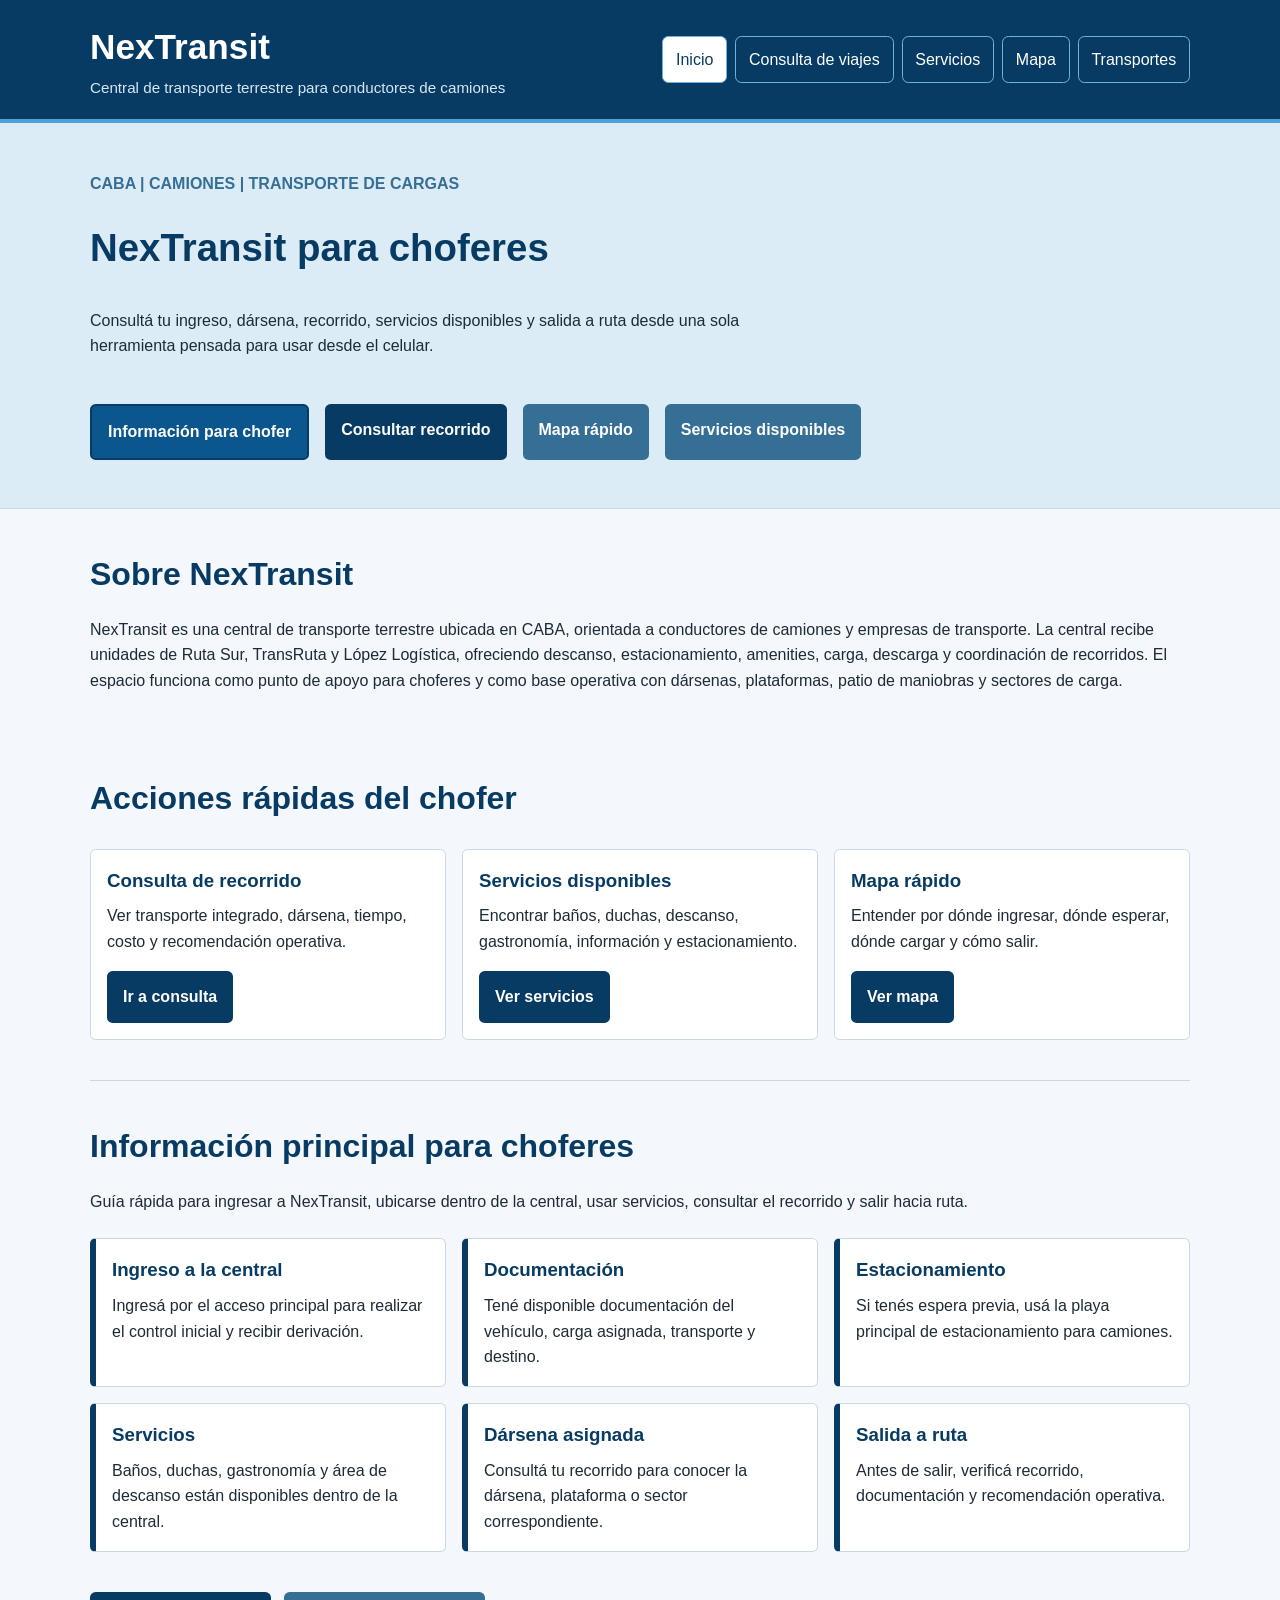
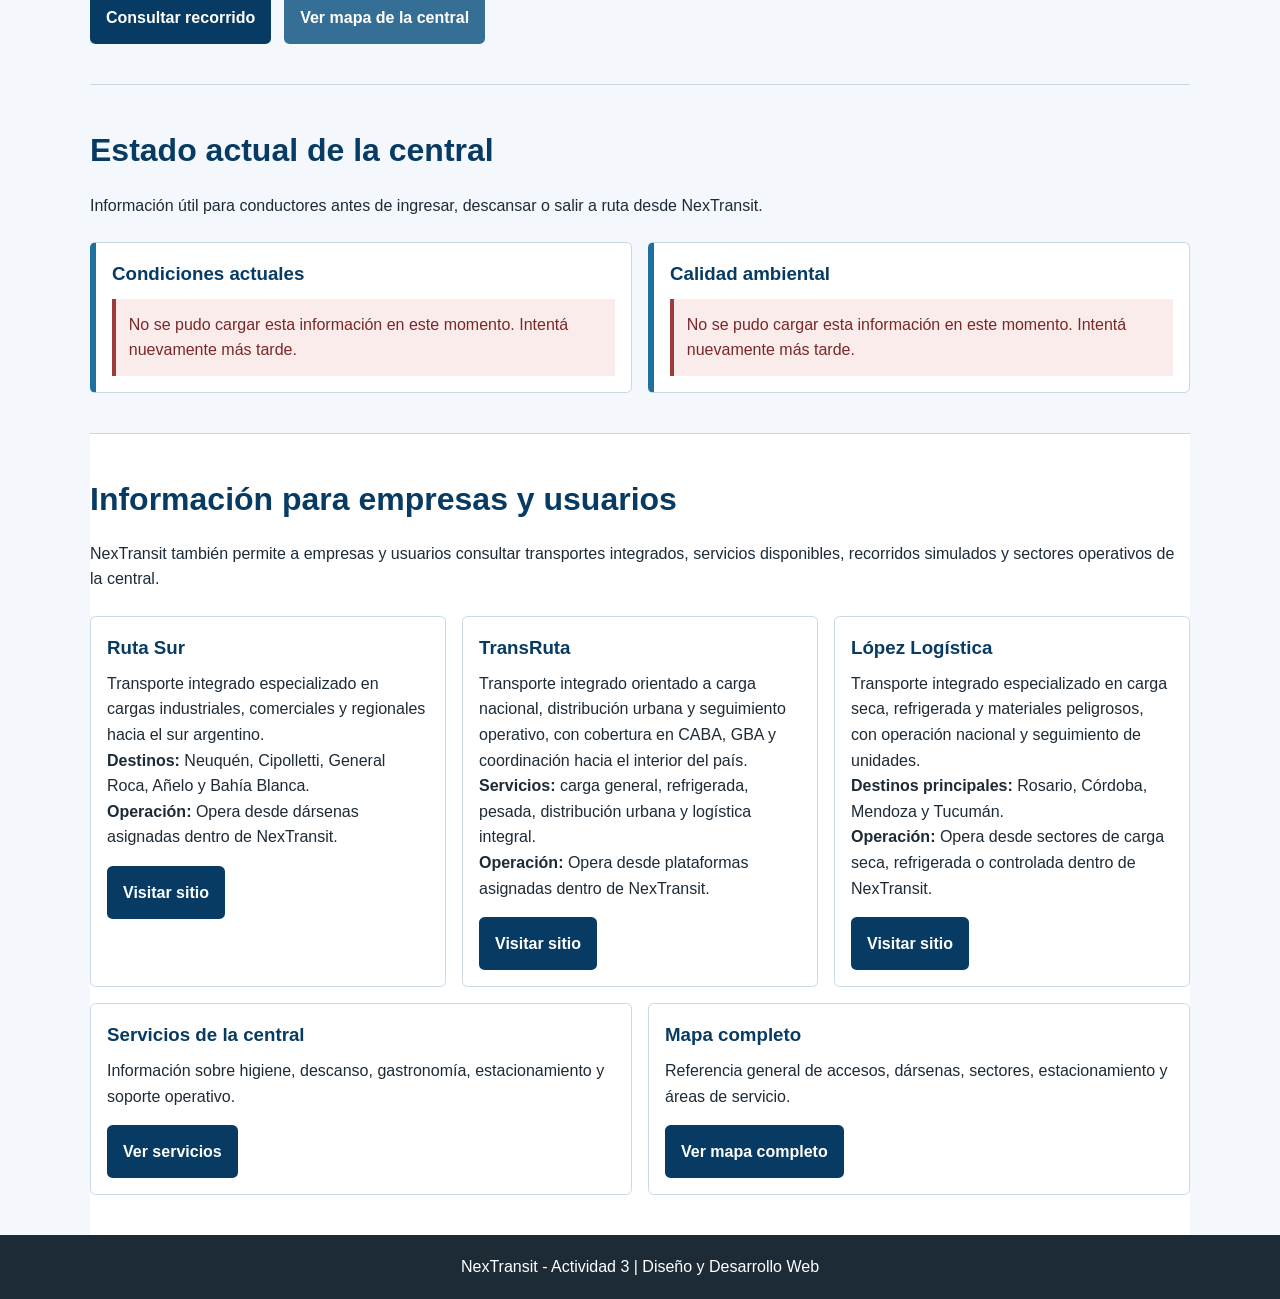
<file: index.html>
<!DOCTYPE html>
<html lang="es">
<head>
  <meta charset="UTF-8">
  <meta name="viewport" content="width=device-width, initial-scale=1.0">
  <title>NexTransit | Inicio</title>
  <link rel="stylesheet" href="css/estilos.css">
</head>
<body>
  <header class="encabezado">
    <div class="contenedor barra-superior">
      <div class="marca">
        <h1>NexTransit</h1>
        <p>Central de transporte terrestre para conductores de camiones</p>
      </div>

      <nav class="navegacion">
        <ul>
          <li><a class="activo" href="index.html">Inicio</a></li>
          <li><a href="consulta.html">Consulta de viajes</a></li>
          <li><a href="servicios.html">Servicios</a></li>
          <li><a href="mapa.html">Mapa</a></li>
          <li><a href="index.html#transportes">Transportes</a></li>
        </ul>
      </nav>
    </div>
  </header>

  <main>
    <section class="hero">
      <div class="contenedor hero-contenido">
        <p class="etiqueta">CABA | Camiones | Transporte de cargas</p>
        <h2>NexTransit para choferes</h2>
        <p>
          Consultá tu ingreso, dársena, recorrido, servicios disponibles y
          salida a ruta desde una sola herramienta pensada para usar desde el
          celular.
        </p>

        <div class="acciones-hero">
          <a class="boton boton-destacado" href="#info-chofer">Información para chofer</a>
          <a class="boton" href="consulta.html">Consultar recorrido</a>
          <a class="boton boton-secundario" href="mapa.html">Mapa rápido</a>
          <a class="boton boton-secundario" href="servicios.html">Servicios disponibles</a>
        </div>
      </div>
    </section>

    <section class="contenedor seccion">
      <h2>Sobre NexTransit</h2>
      <p>
        NexTransit es una central de transporte terrestre ubicada en CABA,
        orientada a conductores de camiones y empresas de transporte. La central
        recibe unidades de Ruta Sur, TransRuta y López Logística, ofreciendo
        descanso, estacionamiento, amenities, carga, descarga y coordinación de
        recorridos. El espacio funciona como punto de apoyo para choferes y como
        base operativa con dársenas, plataformas, patio de maniobras y sectores
        de carga.
      </p>
    </section>

    <section class="contenedor seccion">
      <h2>Acciones rápidas del chofer</h2>
      <div class="grilla-tarjetas">
        <article class="tarjeta">
          <h3>Consulta de recorrido</h3>
          <p>Ver transporte integrado, dársena, tiempo, costo y recomendación operativa.</p>
          <a class="boton" href="consulta.html">Ir a consulta</a>
        </article>

        <article class="tarjeta">
          <h3>Servicios disponibles</h3>
          <p>Encontrar baños, duchas, descanso, gastronomía, información y estacionamiento.</p>
          <a class="boton" href="servicios.html">Ver servicios</a>
        </article>

        <article class="tarjeta">
          <h3>Mapa rápido</h3>
          <p>Entender por dónde ingresar, dónde esperar, dónde cargar y cómo salir.</p>
          <a class="boton" href="mapa.html">Ver mapa</a>
        </article>
      </div>
    </section>

    <section class="contenedor seccion info-chofer" id="info-chofer">
      <h2>Información principal para choferes</h2>
      <p>
        Guía rápida para ingresar a NexTransit, ubicarse dentro de la central,
        usar servicios, consultar el recorrido y salir hacia ruta.
      </p>

      <div class="grilla-choferes">
        <article class="tarjeta-chofer">
          <h3>Ingreso a la central</h3>
          <p>Ingresá por el acceso principal para realizar el control inicial y recibir derivación.</p>
        </article>

        <article class="tarjeta-chofer">
          <h3>Documentación</h3>
          <p>Tené disponible documentación del vehículo, carga asignada, transporte y destino.</p>
        </article>

        <article class="tarjeta-chofer">
          <h3>Estacionamiento</h3>
          <p>Si tenés espera previa, usá la playa principal de estacionamiento para camiones.</p>
        </article>

        <article class="tarjeta-chofer">
          <h3>Servicios</h3>
          <p>Baños, duchas, gastronomía y área de descanso están disponibles dentro de la central.</p>
        </article>

        <article class="tarjeta-chofer">
          <h3>Dársena asignada</h3>
          <p>Consultá tu recorrido para conocer la dársena, plataforma o sector correspondiente.</p>
        </article>

        <article class="tarjeta-chofer">
          <h3>Salida a ruta</h3>
          <p>Antes de salir, verificá recorrido, documentación y recomendación operativa.</p>
        </article>
      </div>

      <div class="acciones-chofer">
        <a class="boton" href="consulta.html">Consultar recorrido</a>
        <a class="boton boton-secundario" href="mapa.html">Ver mapa de la central</a>
      </div>
    </section>

    <section class="contenedor seccion" id="estado-central">
      <h2>Estado actual de la central</h2>
      <p>
        Información útil para conductores antes de ingresar, descansar o salir
        a ruta desde NexTransit.
      </p>

      <div class="grilla-condiciones">
        <article class="tarjeta-condicion" id="condicionesActuales">
          <h3>Condiciones actuales</h3>
          <p class="estado-cargando">Cargando condiciones actuales...</p>
        </article>

        <article class="tarjeta-condicion" id="calidadAmbiental">
          <h3>Calidad ambiental</h3>
          <p class="estado-cargando">Cargando calidad ambiental...</p>
        </article>
      </div>
    </section>

    <section class="contenedor seccion informacion-general" id="transportes">
      <h2>Información para empresas y usuarios</h2>
      <p>
        NexTransit también permite a empresas y usuarios consultar transportes
        integrados, servicios disponibles, recorridos simulados y sectores
        operativos de la central.
      </p>

      <div class="grilla-tarjetas">
        <article class="tarjeta">
          <h3>Ruta Sur</h3>
          <p>Transporte integrado especializado en cargas industriales, comerciales y regionales hacia el sur argentino.</p>
          <p><strong>Destinos:</strong> Neuquén, Cipolletti, General Roca, Añelo y Bahía Blanca.</p>
          <p><strong>Operación:</strong> Opera desde dársenas asignadas dentro de NexTransit.</p>
          <a class="boton" href="https://beniciogerezbender.github.io/RutaSur-Bencio-Gerez-Bender/" target="_blank" rel="noopener noreferrer">Visitar sitio</a>
        </article>

        <article class="tarjeta">
          <h3>TransRuta</h3>
          <p>Transporte integrado orientado a carga nacional, distribución urbana y seguimiento operativo, con cobertura en CABA, GBA y coordinación hacia el interior del país.</p>
          <p><strong>Servicios:</strong> carga general, refrigerada, pesada, distribución urbana y logística integral.</p>
          <p><strong>Operación:</strong> Opera desde plataformas asignadas dentro de NexTransit.</p>
          <a class="boton" href="https://ricardolora1.github.io/Logistica/" target="_blank" rel="noopener noreferrer">Visitar sitio</a>
        </article>

        <article class="tarjeta">
          <h3>López Logística</h3>
          <p>Transporte integrado especializado en carga seca, refrigerada y materiales peligrosos, con operación nacional y seguimiento de unidades.</p>
          <p><strong>Destinos principales:</strong> Rosario, Córdoba, Mendoza y Tucumán.</p>
          <p><strong>Operación:</strong> Opera desde sectores de carga seca, refrigerada o controlada dentro de NexTransit.</p>
          <a class="boton" href="https://lopezzz099.github.io/TransporteLopez/index.html" target="_blank" rel="noopener noreferrer">Visitar sitio</a>
        </article>

        <article class="tarjeta">
          <h3>Servicios de la central</h3>
          <p>Información sobre higiene, descanso, gastronomía, estacionamiento y soporte operativo.</p>
          <a class="boton" href="servicios.html">Ver servicios</a>
        </article>

        <article class="tarjeta">
          <h3>Mapa completo</h3>
          <p>Referencia general de accesos, dársenas, sectores, estacionamiento y áreas de servicio.</p>
          <a class="boton" href="mapa.html">Ver mapa completo</a>
        </article>
      </div>
    </section>
  </main>

  <footer class="pie">
    <div class="contenedor">
      <p>NexTransit - Actividad 3 | Diseño y Desarrollo Web</p>
    </div>
  </footer>

  <script src="js/condiciones.js"></script>
</body>
</html>
</file>
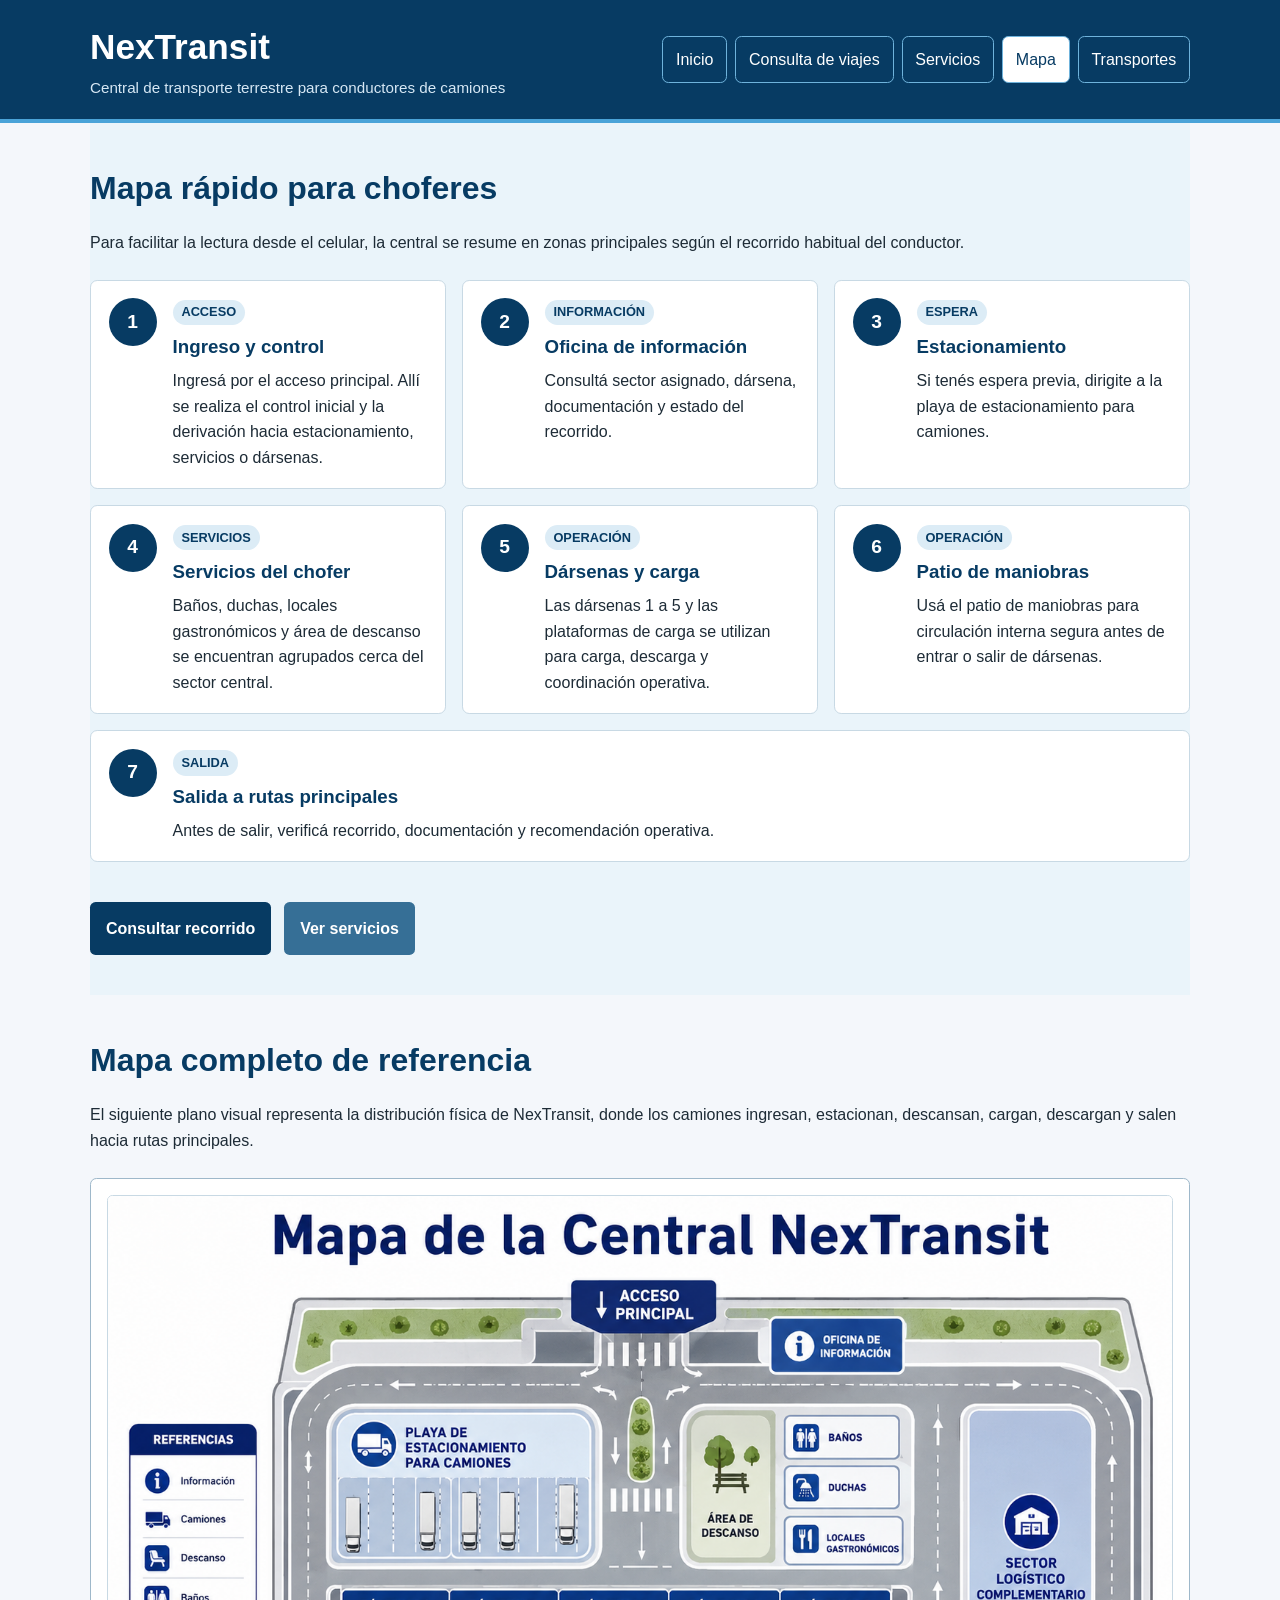
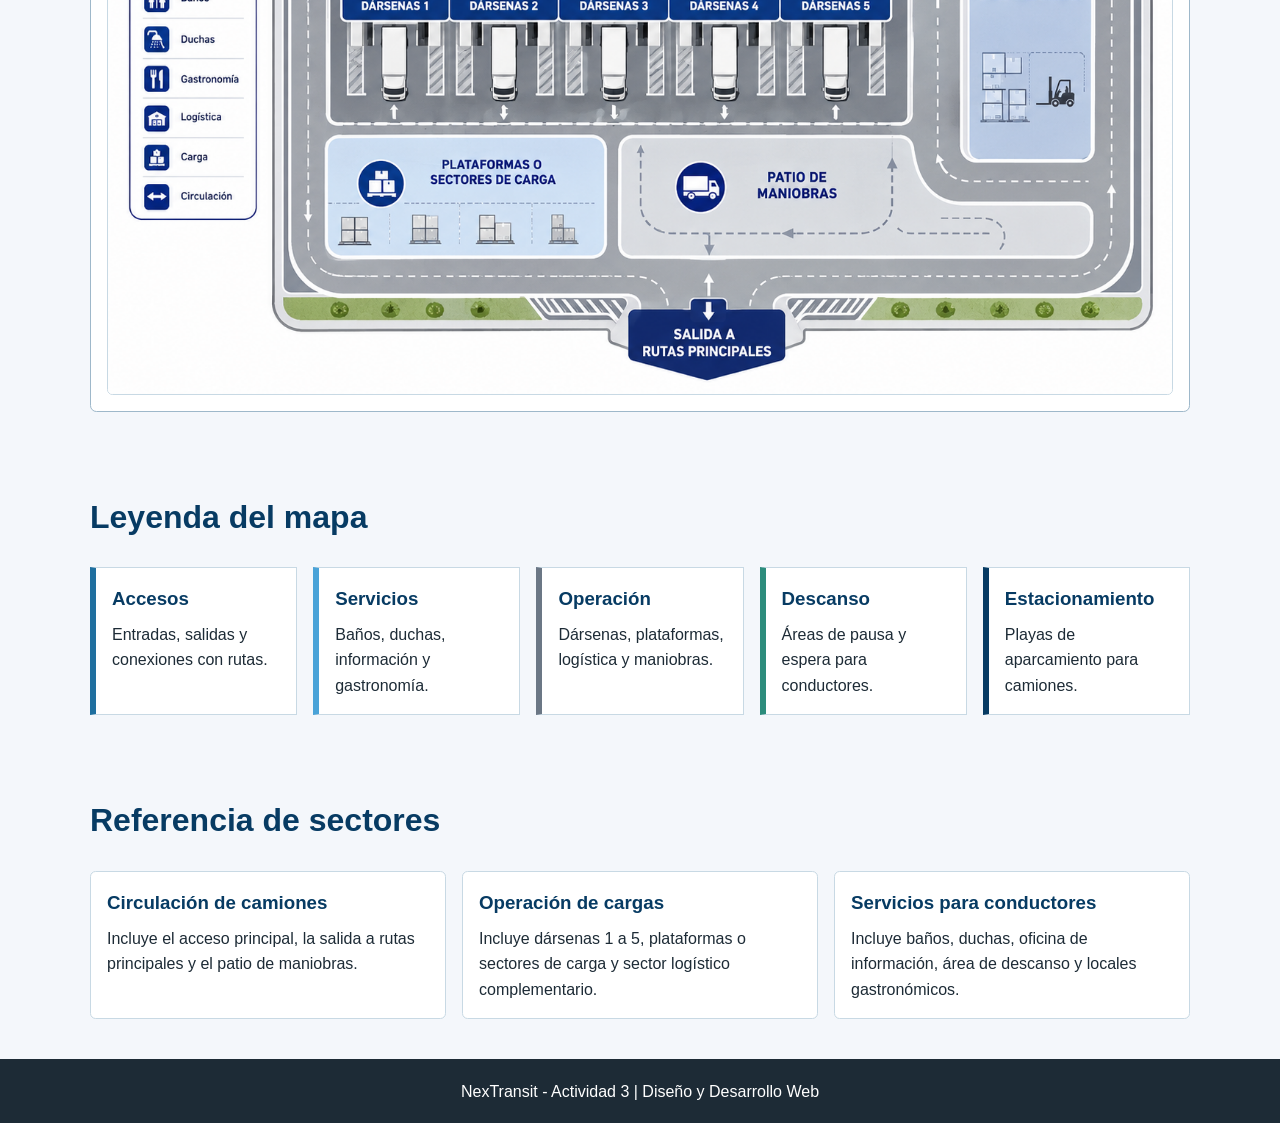
<file: mapa.html>
<!DOCTYPE html>
<html lang="es">
<head>
  <meta charset="UTF-8">
  <meta name="viewport" content="width=device-width, initial-scale=1.0">
  <title>NexTransit | Mapa</title>
  <link rel="stylesheet" href="css/estilos.css">
</head>
<body>
  <header class="encabezado">
    <div class="contenedor barra-superior">
      <div class="marca">
        <h1>NexTransit</h1>
        <p>Central de transporte terrestre para conductores de camiones</p>
      </div>

      <nav class="navegacion">
        <ul>
          <li><a href="index.html">Inicio</a></li>
          <li><a href="consulta.html">Consulta de viajes</a></li>
          <li><a href="servicios.html">Servicios</a></li>
          <li><a class="activo" href="mapa.html">Mapa</a></li>
          <li><a href="index.html#transportes">Transportes</a></li>
        </ul>
      </nav>
    </div>
  </header>

  <main>
    <section class="contenedor seccion mapa-rapido">
      <h2>Mapa rápido para choferes</h2>
      <p>
        Para facilitar la lectura desde el celular, la central se resume en
        zonas principales según el recorrido habitual del conductor.
      </p>

      <div class="pasos-mapa">
        <article class="paso-mapa">
          <span class="numero-paso">1</span>
          <div>
            <p class="etiqueta-paso">Acceso</p>
            <h3>Ingreso y control</h3>
            <p>Ingresá por el acceso principal. Allí se realiza el control inicial y la derivación hacia estacionamiento, servicios o dársenas.</p>
          </div>
        </article>

        <article class="paso-mapa">
          <span class="numero-paso">2</span>
          <div>
            <p class="etiqueta-paso">Información</p>
            <h3>Oficina de información</h3>
            <p>Consultá sector asignado, dársena, documentación y estado del recorrido.</p>
          </div>
        </article>

        <article class="paso-mapa">
          <span class="numero-paso">3</span>
          <div>
            <p class="etiqueta-paso">Espera</p>
            <h3>Estacionamiento</h3>
            <p>Si tenés espera previa, dirigite a la playa de estacionamiento para camiones.</p>
          </div>
        </article>

        <article class="paso-mapa">
          <span class="numero-paso">4</span>
          <div>
            <p class="etiqueta-paso">Servicios</p>
            <h3>Servicios del chofer</h3>
            <p>Baños, duchas, locales gastronómicos y área de descanso se encuentran agrupados cerca del sector central.</p>
          </div>
        </article>

        <article class="paso-mapa">
          <span class="numero-paso">5</span>
          <div>
            <p class="etiqueta-paso">Operación</p>
            <h3>Dársenas y carga</h3>
            <p>Las dársenas 1 a 5 y las plataformas de carga se utilizan para carga, descarga y coordinación operativa.</p>
          </div>
        </article>

        <article class="paso-mapa">
          <span class="numero-paso">6</span>
          <div>
            <p class="etiqueta-paso">Operación</p>
            <h3>Patio de maniobras</h3>
            <p>Usá el patio de maniobras para circulación interna segura antes de entrar o salir de dársenas.</p>
          </div>
        </article>

        <article class="paso-mapa">
          <span class="numero-paso">7</span>
          <div>
            <p class="etiqueta-paso">Salida</p>
            <h3>Salida a rutas principales</h3>
            <p>Antes de salir, verificá recorrido, documentación y recomendación operativa.</p>
          </div>
        </article>
      </div>

      <div class="acciones-mapa">
        <a class="boton" href="consulta.html">Consultar recorrido</a>
        <a class="boton boton-secundario" href="servicios.html">Ver servicios</a>
      </div>
    </section>

    <section class="contenedor seccion mapa-escritorio">
      <h2>Mapa completo de referencia</h2>
      <p>
        El siguiente plano visual representa la distribución física de NexTransit,
        donde los camiones ingresan, estacionan, descansan, cargan, descargan y
        salen hacia rutas principales.
      </p>

      <div class="contenedor-mapa">
        <img class="imagen-mapa" src="img/mapa-central-nextransit.png" alt="Plano visual de NexTransit con acceso principal, salida a rutas, estacionamiento para camiones, dársenas, plataformas de carga, servicios, área de descanso y sector logístico complementario">
      </div>
    </section>

    <section class="contenedor seccion leyenda-escritorio">
      <h2>Leyenda del mapa</h2>
      <div class="leyenda-mapa">
        <article class="item-leyenda acceso">
          <h3>Accesos</h3>
          <p>Entradas, salidas y conexiones con rutas.</p>
        </article>

        <article class="item-leyenda servicios">
          <h3>Servicios</h3>
          <p>Baños, duchas, información y gastronomía.</p>
        </article>

        <article class="item-leyenda operacion">
          <h3>Operación</h3>
          <p>Dársenas, plataformas, logística y maniobras.</p>
        </article>

        <article class="item-leyenda descanso">
          <h3>Descanso</h3>
          <p>Áreas de pausa y espera para conductores.</p>
        </article>

        <article class="item-leyenda estacionamiento">
          <h3>Estacionamiento</h3>
          <p>Playas de aparcamiento para camiones.</p>
        </article>
      </div>
    </section>

    <section class="contenedor seccion">
      <h2>Referencia de sectores</h2>
      <div class="referencia-sectores">
        <article class="tarjeta">
          <h3>Circulación de camiones</h3>
          <p>Incluye el acceso principal, la salida a rutas principales y el patio de maniobras.</p>
        </article>

        <article class="tarjeta">
          <h3>Operación de cargas</h3>
          <p>Incluye dársenas 1 a 5, plataformas o sectores de carga y sector logístico complementario.</p>
        </article>

        <article class="tarjeta">
          <h3>Servicios para conductores</h3>
          <p>Incluye baños, duchas, oficina de información, área de descanso y locales gastronómicos.</p>
        </article>
      </div>
    </section>
  </main>

  <footer class="pie">
    <div class="contenedor">
      <p>NexTransit - Actividad 3 | Diseño y Desarrollo Web</p>
    </div>
  </footer>
</body>
</html>
</file>
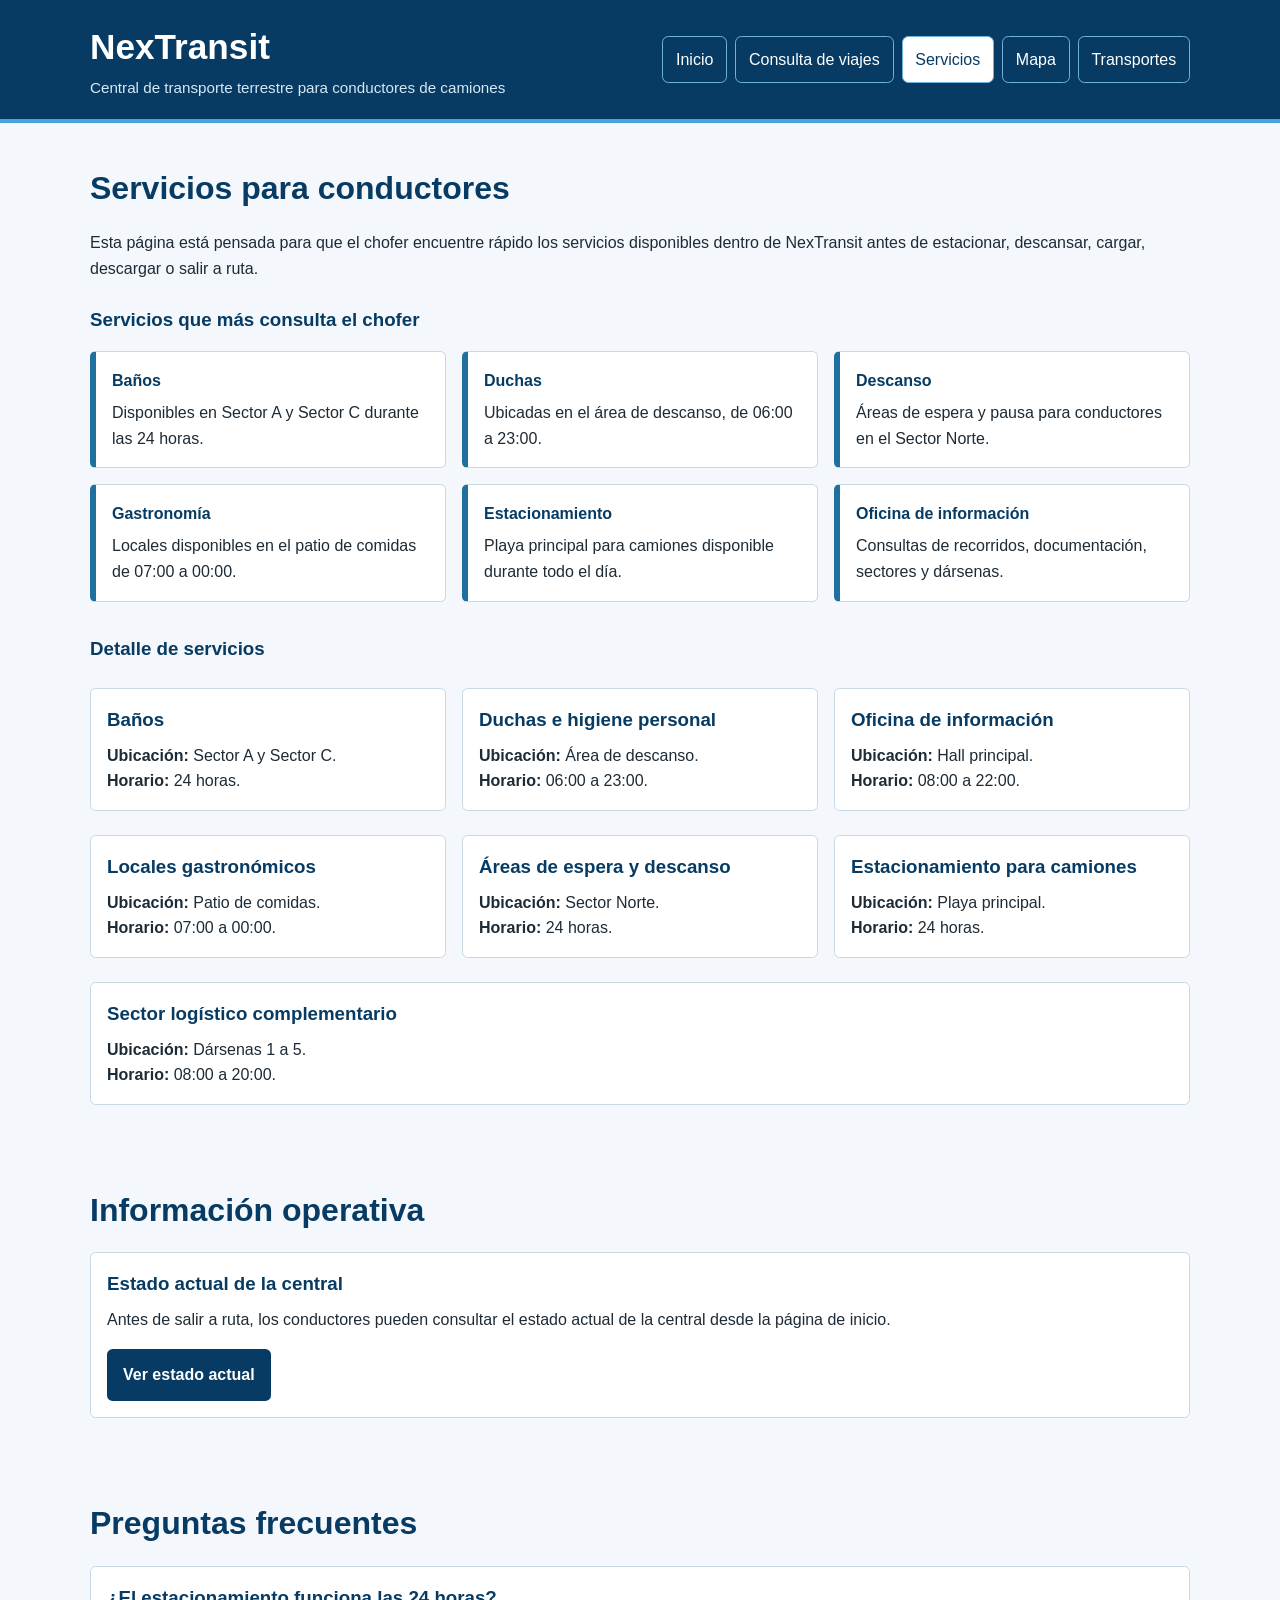
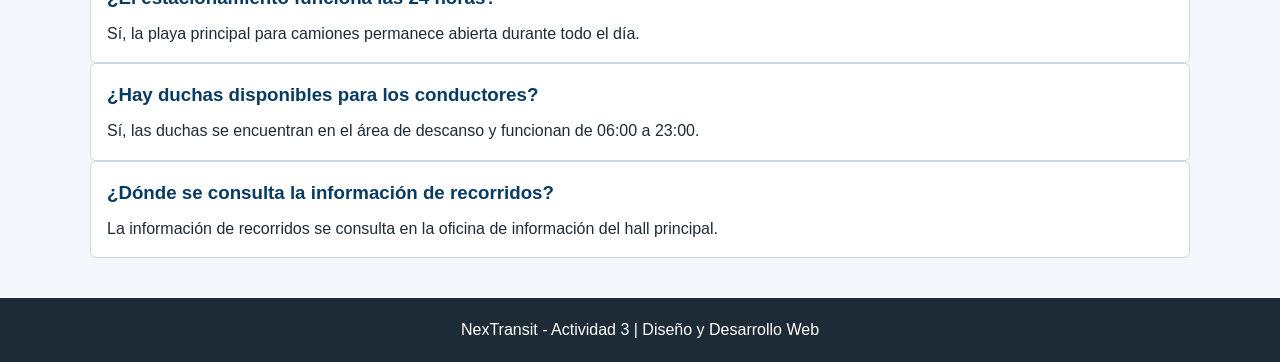
<file: servicios.html>
<!DOCTYPE html>
<html lang="es">
<head>
  <meta charset="UTF-8">
  <meta name="viewport" content="width=device-width, initial-scale=1.0">
  <title>NexTransit | Servicios</title>
  <link rel="stylesheet" href="css/estilos.css">
</head>
<body>
  <header class="encabezado">
    <div class="contenedor barra-superior">
      <div class="marca">
        <h1>NexTransit</h1>
        <p>Central de transporte terrestre para conductores de camiones</p>
      </div>

      <nav class="navegacion">
        <ul>
          <li><a href="index.html">Inicio</a></li>
          <li><a href="consulta.html">Consulta de viajes</a></li>
          <li><a class="activo" href="servicios.html">Servicios</a></li>
          <li><a href="mapa.html">Mapa</a></li>
          <li><a href="index.html#transportes">Transportes</a></li>
        </ul>
      </nav>
    </div>
  </header>

  <main>
    <section class="contenedor seccion">
      <h2>Servicios para conductores</h2>
      <p>
        Esta página está pensada para que el chofer encuentre rápido los
        servicios disponibles dentro de NexTransit antes de estacionar,
        descansar, cargar, descargar o salir a ruta.
      </p>

      <section class="servicios-prioritarios">
        <h3>Servicios que más consulta el chofer</h3>
        <div class="grilla-servicios-rapidos">
          <article class="servicio-rapido">
            <h4>Baños</h4>
            <p>Disponibles en Sector A y Sector C durante las 24 horas.</p>
          </article>

          <article class="servicio-rapido">
            <h4>Duchas</h4>
            <p>Ubicadas en el área de descanso, de 06:00 a 23:00.</p>
          </article>

          <article class="servicio-rapido">
            <h4>Descanso</h4>
            <p>Áreas de espera y pausa para conductores en el Sector Norte.</p>
          </article>

          <article class="servicio-rapido">
            <h4>Gastronomía</h4>
            <p>Locales disponibles en el patio de comidas de 07:00 a 00:00.</p>
          </article>

          <article class="servicio-rapido">
            <h4>Estacionamiento</h4>
            <p>Playa principal para camiones disponible durante todo el día.</p>
          </article>

          <article class="servicio-rapido">
            <h4>Oficina de información</h4>
            <p>Consultas de recorridos, documentación, sectores y dársenas.</p>
          </article>
        </div>
      </section>

      <h3 class="subtitulo-seccion">Detalle de servicios</h3>

      <div class="grilla-tarjetas">
        <article class="tarjeta">
          <h3>Baños</h3>
          <p><strong>Ubicación:</strong> Sector A y Sector C.</p>
          <p><strong>Horario:</strong> 24 horas.</p>
        </article>

        <article class="tarjeta">
          <h3>Duchas e higiene personal</h3>
          <p><strong>Ubicación:</strong> Área de descanso.</p>
          <p><strong>Horario:</strong> 06:00 a 23:00.</p>
        </article>

        <article class="tarjeta">
          <h3>Oficina de información</h3>
          <p><strong>Ubicación:</strong> Hall principal.</p>
          <p><strong>Horario:</strong> 08:00 a 22:00.</p>
        </article>
      </div>

      <div class="grilla-tarjetas">
        <article class="tarjeta">
          <h3>Locales gastronómicos</h3>
          <p><strong>Ubicación:</strong> Patio de comidas.</p>
          <p><strong>Horario:</strong> 07:00 a 00:00.</p>
        </article>

        <article class="tarjeta">
          <h3>Áreas de espera y descanso</h3>
          <p><strong>Ubicación:</strong> Sector Norte.</p>
          <p><strong>Horario:</strong> 24 horas.</p>
        </article>

        <article class="tarjeta">
          <h3>Estacionamiento para camiones</h3>
          <p><strong>Ubicación:</strong> Playa principal.</p>
          <p><strong>Horario:</strong> 24 horas.</p>
        </article>
      </div>

      <div class="grilla-tarjetas">
        <article class="tarjeta">
          <h3>Sector logístico complementario</h3>
          <p><strong>Ubicación:</strong> Dársenas 1 a 5.</p>
          <p><strong>Horario:</strong> 08:00 a 20:00.</p>
        </article>
      </div>
    </section>

    <section class="contenedor seccion">
      <h2>Información operativa</h2>
      <article class="tarjeta">
        <h3>Estado actual de la central</h3>
        <p>
          Antes de salir a ruta, los conductores pueden consultar el estado
          actual de la central desde la página de inicio.
        </p>
        <a class="boton" href="index.html#estado-central">Ver estado actual</a>
      </article>
    </section>

    <section class="contenedor seccion">
      <h2>Preguntas frecuentes</h2>

      <article class="tarjeta">
        <h3>¿El estacionamiento funciona las 24 horas?</h3>
        <p>Sí, la playa principal para camiones permanece abierta durante todo el día.</p>
      </article>

      <article class="tarjeta">
        <h3>¿Hay duchas disponibles para los conductores?</h3>
        <p>Sí, las duchas se encuentran en el área de descanso y funcionan de 06:00 a 23:00.</p>
      </article>

      <article class="tarjeta">
        <h3>¿Dónde se consulta la información de recorridos?</h3>
        <p>La información de recorridos se consulta en la oficina de información del hall principal.</p>
      </article>
    </section>
  </main>

  <footer class="pie">
    <div class="contenedor">
      <p>NexTransit - Actividad 3 | Diseño y Desarrollo Web</p>
    </div>
  </footer>

</body>
</html>
</file>
<file: css/estilos.css>
* {
  box-sizing: border-box;
  margin: 0;
  padding: 0;
}

html,
body {
  width: 100%;
  max-width: 100%;
  overflow-x: hidden;
}

body {
  font-family: Arial, Helvetica, sans-serif;
  background-color: #f4f7fb;
  color: #1d2b36;
  line-height: 1.6;
}

img {
  max-width: 100%;
  height: auto;
}

.contenedor {
  width: min(100% - 2rem, 1100px);
  max-width: 1100px;
  margin: 0 auto;
}

.encabezado {
  background-color: #073b63;
  color: #ffffff;
  border-bottom: 0.25rem solid #4aa3d8;
}

.barra-superior {
  display: flex;
  flex-direction: column;
  gap: 1rem;
  padding: 1.2rem 0;
}

.marca h1 {
  font-size: clamp(1.8rem, 8vw, 2.2rem);
}

.marca p {
  color: #d7e8f5;
  font-size: 0.95rem;
}

.navegacion ul {
  display: flex;
  flex-direction: column;
  gap: 0.5rem;
  list-style: none;
  width: 100%;
}

.navegacion a {
  display: block;
  width: 100%;
  padding: 0.6rem 0.8rem;
  border: 1px solid #6fb3dc;
  border-radius: 0.4rem;
  color: #ffffff;
  text-decoration: none;
}

.navegacion a:hover,
.navegacion a.activo {
  background-color: #ffffff;
  color: #073b63;
}

.hero {
  background-color: #dcecf6;
  border-bottom: 1px solid #c8d9e4;
}

.hero-contenido {
  display: flex;
  flex-direction: column;
  gap: 0.8rem;
  padding: 3rem 0;
}

.hero h2 {
  max-width: 42rem;
  margin-bottom: 1rem;
  color: #073b63;
  font-size: clamp(1.7rem, 7vw, 2.4rem);
}

.hero p {
  max-width: 42rem;
}

.acciones-hero {
  display: flex;
  flex-direction: column;
  gap: 1rem;
  margin-top: 1rem;
}

.etiqueta {
  margin-bottom: 0.5rem;
  color: #366f96;
  font-weight: bold;
  text-transform: uppercase;
}

.seccion {
  padding: 2.5rem 0;
}

.seccion h2 {
  margin-bottom: 1rem;
  color: #073b63;
  font-size: clamp(1.45rem, 6vw, 2rem);
}

.formulario {
  display: flex;
  flex-direction: column;
  gap: 0.8rem;
  max-width: 100%;
  margin: 1.5rem 0;
  padding: 1rem;
  border: 1px solid #c8d9e4;
  background-color: #ffffff;
}

.formulario input,
.formulario select,
.formulario button {
  width: 100%;
  max-width: 100%;
  padding: 0.9rem;
  border: 1px solid #9eb8ca;
  border-radius: 0.35rem;
  font: inherit;
}

.formulario button {
  background-color: #073b63;
  color: #ffffff;
  cursor: pointer;
}

.resultado,
.tarjeta {
  max-width: 100%;
  min-width: 0;
  padding: 1rem;
  border: 1px solid #c8d9e4;
  border-radius: 0.35rem;
  background-color: #ffffff;
}

.resultado-operativo {
  border-left: 0.4rem solid #073b63;
}

.resultado-operativo h3 {
  margin-bottom: 0.8rem;
  color: #073b63;
}

.viaje-asignado {
  max-width: 100%;
  min-width: 0;
  margin-top: 1rem;
  padding: 1rem;
  border: 1px solid #c8d9e4;
  border-radius: 0.4rem;
  background-color: #f4f7fb;
}

.viaje-asignado h4 {
  margin-bottom: 0.7rem;
  color: #073b63;
}

.dato-principal {
  margin-top: 0.45rem;
}

.dato-darsena-destacado {
  margin: 0.9rem 0;
  padding: 1rem;
  border: 2px solid #073b63;
  border-radius: 0.45rem;
  background-color: #dcecf6;
  color: #073b63;
  font-size: 1.15rem;
  font-weight: bold;
}

.proximos-pasos {
  max-width: 100%;
  min-width: 0;
  margin-top: 1rem;
  padding: 1rem;
  border: 1px solid #c8d9e4;
  border-radius: 0.4rem;
  background-color: #ffffff;
}

.proximos-pasos h4 {
  margin-bottom: 0.7rem;
  color: #073b63;
}

.proximos-pasos ol {
  padding-left: 1.2rem;
}

.proximos-pasos li {
  margin-top: 0.45rem;
}

.acciones-resultado {
  display: flex;
  flex-direction: column;
  gap: 0.8rem;
  margin-top: 1rem;
}

.contenedor-mapa-consulta {
  max-width: 100%;
  overflow: hidden;
  margin-top: 1.5rem;
  padding: 0.8rem;
  border: 1px solid #9eb8ca;
  border-radius: 0.5rem;
  background-color: #ffffff;
}

#mapaConsulta {
  width: 100%;
  min-height: 320px;
  border: 1px solid #c8d9e4;
  border-radius: 0.45rem;
  background-color: #eaf4fa;
}

.detalle-recorrido-mapa {
  max-width: 100%;
  min-width: 0;
  margin-top: 1rem;
  padding: 1rem;
  border: 1px solid #c8d9e4;
  border-left: 0.4rem solid #1f6f9f;
  border-radius: 0.35rem;
  background-color: #ffffff;
}

.detalle-recorrido-mapa h3 {
  margin-bottom: 0.6rem;
  color: #073b63;
}

.badge-transporte {
  display: inline-block;
  padding: 0.25rem 0.65rem;
  border-radius: 999px;
  background-color: #073b63;
  color: #ffffff;
  font-weight: bold;
}

.dato-mapa {
  margin-top: 0.4rem;
}

#monitoreo-camiones {
  border-top: 1px solid #c8d9e4;
}

.contenedor-mapa-operativo {
  max-width: 100%;
  overflow: hidden;
  margin-top: 1.5rem;
  padding: 0.8rem;
  border: 1px solid #9eb8ca;
  border-radius: 0.5rem;
  background-color: #ffffff;
}

#mapaOperativoCamiones {
  width: 100%;
  min-height: 360px;
  border: 1px solid #c8d9e4;
  border-radius: 0.45rem;
  background-color: #eaf4fa;
}

.icono-camion-operativo {
  display: flex;
  align-items: center;
  justify-content: center;
  border: 2px solid #ffffff;
  border-radius: 50%;
  background-color: #073b63;
  color: #ffffff;
  font-size: 0.8rem;
  font-weight: bold;
  box-shadow: 0 0.2rem 0.5rem rgba(29, 43, 54, 0.25);
}

.icono-camion-operativo span {
  display: block;
  line-height: 1;
}

.panel-camiones {
  display: flex;
  flex-direction: column;
  gap: 1rem;
  max-width: 100%;
  margin-top: 1.5rem;
}

.camion-card {
  max-width: 100%;
  min-width: 0;
  padding: 1rem;
  border: 1px solid #c8d9e4;
  border-left: 0.4rem solid #073b63;
  border-radius: 0.45rem;
  background-color: #ffffff;
}

.camion-encabezado {
  display: flex;
  flex-direction: column;
  gap: 0.5rem;
  margin-bottom: 0.8rem;
}

.empresa-badge,
.estado-badge {
  display: inline-block;
  width: fit-content;
  padding: 0.25rem 0.65rem;
  border-radius: 999px;
  font-size: 0.85rem;
  font-weight: bold;
}

.empresa-badge {
  background-color: #073b63;
  color: #ffffff;
}

.estado-badge {
  color: #ffffff;
}

.estado-preparando {
  background-color: #1f6f9f;
}

.estado-en-ruta {
  background-color: #2c8c7c;
}

.estado-proximo {
  background-color: #d9872b;
}

.estado-descarga {
  background-color: #6b7785;
}

.camion-card h3 {
  margin-bottom: 0.5rem;
  color: #073b63;
}

.dato-camion {
  margin-top: 0.35rem;
}

.barra-avance {
  margin-top: 0.8rem;
  padding: 0.25rem;
  border: 1px solid #c8d9e4;
  border-radius: 999px;
  background-color: #eaf4fa;
}

.barra-avance-interna {
  display: block;
  width: 100%;
  height: 1rem;
  border: 0;
  border-radius: 999px;
  overflow: hidden;
  background-color: #dcecf6;
  accent-color: #1f6f9f;
}

.barra-avance-interna::-webkit-progress-bar {
  border-radius: 999px;
  background-color: #dcecf6;
}

.barra-avance-interna::-webkit-progress-value {
  border-radius: 999px;
  background-color: #1f6f9f;
}

.barra-avance-interna.estado-en-ruta {
  accent-color: #2c8c7c;
}

.barra-avance-interna.estado-en-ruta::-webkit-progress-value {
  background-color: #2c8c7c;
}

.barra-avance-interna.estado-proximo {
  accent-color: #d9872b;
}

.barra-avance-interna.estado-proximo::-webkit-progress-value {
  background-color: #d9872b;
}

.barra-avance-interna.estado-descarga {
  accent-color: #6b7785;
}

.barra-avance-interna.estado-descarga::-webkit-progress-value {
  background-color: #6b7785;
}

.barra-avance-interna::-moz-progress-bar {
  border-radius: 999px;
  background-color: #1f6f9f;
}

.barra-avance-interna.estado-en-ruta::-moz-progress-bar {
  background-color: #2c8c7c;
}

.barra-avance-interna.estado-proximo::-moz-progress-bar {
  background-color: #d9872b;
}

.barra-avance-interna.estado-descarga::-moz-progress-bar {
  background-color: #6b7785;
}

.recomendacion-camion {
  margin-top: 0.8rem;
  padding: 0.8rem;
  border-left: 0.3rem solid #2c8c7c;
  background-color: #eaf4fa;
}

.tarjeta h3 {
  margin-bottom: 0.5rem;
  color: #073b63;
}

.boton {
  display: inline-block;
  max-width: 100%;
  margin-top: 1rem;
  padding: 0.85rem 1rem;
  border-radius: 0.35rem;
  background-color: #073b63;
  color: #ffffff;
  font-weight: bold;
  text-decoration: none;
}

.boton:hover {
  background-color: #0b568d;
}

.boton-destacado {
  background-color: #0b568d;
  border: 2px solid #073b63;
  font-weight: bold;
}

.boton-destacado:hover {
  background-color: #073b63;
}

.boton-secundario {
  background-color: #366f96;
}

.boton-secundario:hover {
  background-color: #1f5d82;
}

.grilla-tarjetas {
  display: flex;
  flex-direction: column;
  gap: 1rem;
  margin-top: 1.5rem;
}

.informacion-general {
  background-color: #ffffff;
}

.info-chofer {
  border-top: 1px solid #c8d9e4;
  border-bottom: 1px solid #c8d9e4;
}

.grilla-choferes {
  display: flex;
  flex-direction: column;
  gap: 1rem;
  margin-top: 1.5rem;
}

.tarjeta-chofer {
  max-width: 100%;
  min-width: 0;
  padding: 1rem;
  border: 1px solid #c8d9e4;
  border-left: 0.4rem solid #073b63;
  border-radius: 0.35rem;
  background-color: #ffffff;
}

.tarjeta-chofer h3 {
  margin-bottom: 0.5rem;
  color: #073b63;
}

.acciones-chofer {
  display: flex;
  flex-direction: column;
  gap: 0.8rem;
  margin-top: 1.5rem;
}

.servicios-prioritarios {
  margin-top: 1.5rem;
}

.servicios-prioritarios h3,
.subtitulo-seccion {
  margin-bottom: 1rem;
  color: #073b63;
}

.subtitulo-seccion {
  margin-top: 2rem;
}

.grilla-servicios-rapidos {
  display: flex;
  flex-direction: column;
  gap: 1rem;
}

.servicio-rapido {
  max-width: 100%;
  min-width: 0;
  padding: 1rem;
  border: 1px solid #c8d9e4;
  border-left: 0.4rem solid #1f6f9f;
  border-radius: 0.35rem;
  background-color: #ffffff;
}

.servicio-rapido h4 {
  margin-bottom: 0.4rem;
  color: #073b63;
  font-size: 1rem;
}

#estado-central {
  border-bottom: 1px solid #c8d9e4;
}

.grilla-condiciones {
  display: flex;
  flex-direction: column;
  gap: 1rem;
  margin-top: 1.5rem;
}

.tarjeta-condicion {
  max-width: 100%;
  min-width: 0;
  padding: 1rem;
  border: 1px solid #c8d9e4;
  border-left: 0.4rem solid #1f6f9f;
  border-radius: 0.35rem;
  background-color: #ffffff;
}

.tarjeta-condicion h3 {
  margin-bottom: 0.6rem;
  color: #073b63;
}

.dato-condicion {
  margin-top: 0.4rem;
}

.recomendacion-operativa {
  margin-top: 0.8rem;
  padding: 0.8rem;
  border-left: 0.3rem solid #2c8c7c;
  background-color: #eaf4fa;
}

.estado-cargando {
  color: #366f96;
  font-weight: bold;
}

.estado-error {
  padding: 0.8rem;
  border-left: 0.3rem solid #9d3b3b;
  background-color: #fbecec;
  color: #7a2727;
}

.mapa-rapido {
  background-color: #eaf4fa;
}

.pasos-mapa {
  display: flex;
  flex-direction: column;
  gap: 1rem;
  margin-top: 1.5rem;
}

.paso-mapa {
  display: flex;
  gap: 1rem;
  max-width: 100%;
  padding: 1.1rem;
  border: 1px solid #c8d9e4;
  border-radius: 0.45rem;
  background-color: #ffffff;
}

.paso-mapa div {
  min-width: 0;
}

.numero-paso {
  display: flex;
  flex: 0 0 3rem;
  align-items: center;
  justify-content: center;
  width: 3rem;
  height: 3rem;
  border-radius: 50%;
  background-color: #073b63;
  color: #ffffff;
  font-size: 1.2rem;
  font-weight: bold;
}

.etiqueta-paso {
  display: inline-block;
  margin-bottom: 0.4rem;
  padding: 0.15rem 0.55rem;
  border-radius: 999px;
  background-color: #dcecf6;
  color: #073b63;
  font-size: 0.8rem;
  font-weight: bold;
  text-transform: uppercase;
}

.paso-mapa h3 {
  margin-bottom: 0.4rem;
  color: #073b63;
}

.acciones-mapa {
  display: flex;
  flex-direction: column;
  gap: 0.8rem;
  margin-top: 1.5rem;
}

.contenedor-mapa {
  max-width: 100%;
  margin-top: 1.5rem;
  padding: 1rem;
  border: 1px solid #9eb8ca;
  border-radius: 0.4rem;
  background-color: #ffffff;
}

.imagen-mapa {
  display: block;
  width: 100%;
  max-width: 100%;
  min-width: 0;
  height: auto;
  border: 1px solid #c8d9e4;
  border-radius: 0.35rem;
  background-color: #eaf4fa;
}

.leyenda-mapa {
  display: flex;
  flex-direction: column;
  gap: 1rem;
  margin-top: 1.5rem;
}

.item-leyenda {
  max-width: 100%;
  min-width: 0;
  padding: 1rem;
  border: 1px solid #c8d9e4;
  background-color: #ffffff;
}

.item-leyenda h3 {
  margin-bottom: 0.5rem;
  color: #073b63;
}

.acceso {
  border-left: 0.4rem solid #1f6f9f;
}

.servicios {
  border-left: 0.4rem solid #4aa3d8;
}

.operacion {
  border-left: 0.4rem solid #6b7785;
}

.descanso {
  border-left: 0.4rem solid #2c8c7c;
}

.estacionamiento {
  border-left: 0.4rem solid #073b63;
}

.referencia-sectores {
  display: flex;
  flex-direction: column;
  gap: 1rem;
  margin-top: 1.5rem;
}

.pie {
  padding: 1.2rem 0;
  background-color: #1d2b36;
  color: #ffffff;
  text-align: center;
}

@media (min-width: 768px) {
  .barra-superior {
    flex-direction: row;
    align-items: center;
    justify-content: space-between;
  }

  .navegacion ul {
    flex-direction: row;
    flex-wrap: wrap;
  }

  .acciones-hero {
    flex-direction: row;
    flex-wrap: wrap;
  }

  .grilla-tarjetas {
    flex-direction: row;
    flex-wrap: wrap;
  }

  .acciones-resultado {
    flex-direction: row;
    flex-wrap: wrap;
  }

  .panel-camiones {
    flex-direction: row;
    flex-wrap: wrap;
  }

  .camion-card {
    flex: 1 1 30%;
  }

  .camion-encabezado {
    flex-direction: row;
    justify-content: space-between;
  }

  #mapaConsulta {
    min-height: 420px;
  }

  #mapaOperativoCamiones {
    min-height: 460px;
  }

  .grilla-choferes {
    flex-direction: row;
    flex-wrap: wrap;
  }

  .tarjeta-chofer {
    flex: 1 1 30%;
  }

  .acciones-chofer {
    flex-direction: row;
  }

  .grilla-servicios-rapidos {
    flex-direction: row;
    flex-wrap: wrap;
  }

  .servicio-rapido {
    flex: 1 1 30%;
  }

  .grilla-condiciones {
    flex-direction: row;
  }

  .tarjeta-condicion {
    flex: 1;
  }

  .pasos-mapa {
    flex-direction: row;
    flex-wrap: wrap;
  }

  .paso-mapa {
    flex: 1 1 30%;
  }

  .acciones-mapa {
    flex-direction: row;
  }

  .leyenda-mapa {
    flex-direction: row;
    flex-wrap: wrap;
  }

  .item-leyenda {
    flex: 1 1 16%;
  }

  .referencia-sectores {
    flex-direction: row;
  }

  .referencia-sectores .tarjeta {
    flex: 1;
  }

  .tarjeta {
    flex: 1 1 30%;
  }
}

@media (max-width: 767px) {
  .barra-superior,
  .navegacion,
  .navegacion li {
    width: 100%;
  }

  .acciones-hero .boton,
  .formulario button,
  .acciones-resultado .boton {
    display: block;
    width: 100%;
    max-width: 100%;
    text-align: center;
  }

  .mapa-escritorio h2 {
    font-size: 1.35rem;
  }

  .contenedor-mapa {
    overflow-x: auto;
    padding: 0.6rem;
  }

  .imagen-mapa {
    width: auto;
    max-width: none;
    min-width: 720px;
  }

  .acciones-chofer .boton {
    display: block;
    width: 100%;
    padding: 0.85rem 1rem;
    text-align: center;
  }

  .acciones-mapa .boton {
    display: block;
    width: 100%;
    padding: 0.9rem 1rem;
    text-align: center;
  }

  .paso-mapa {
    padding: 1.2rem;
  }

  .contenedor-mapa-consulta,
  .contenedor-mapa-operativo {
    padding: 0.6rem;
  }
}
</file>
